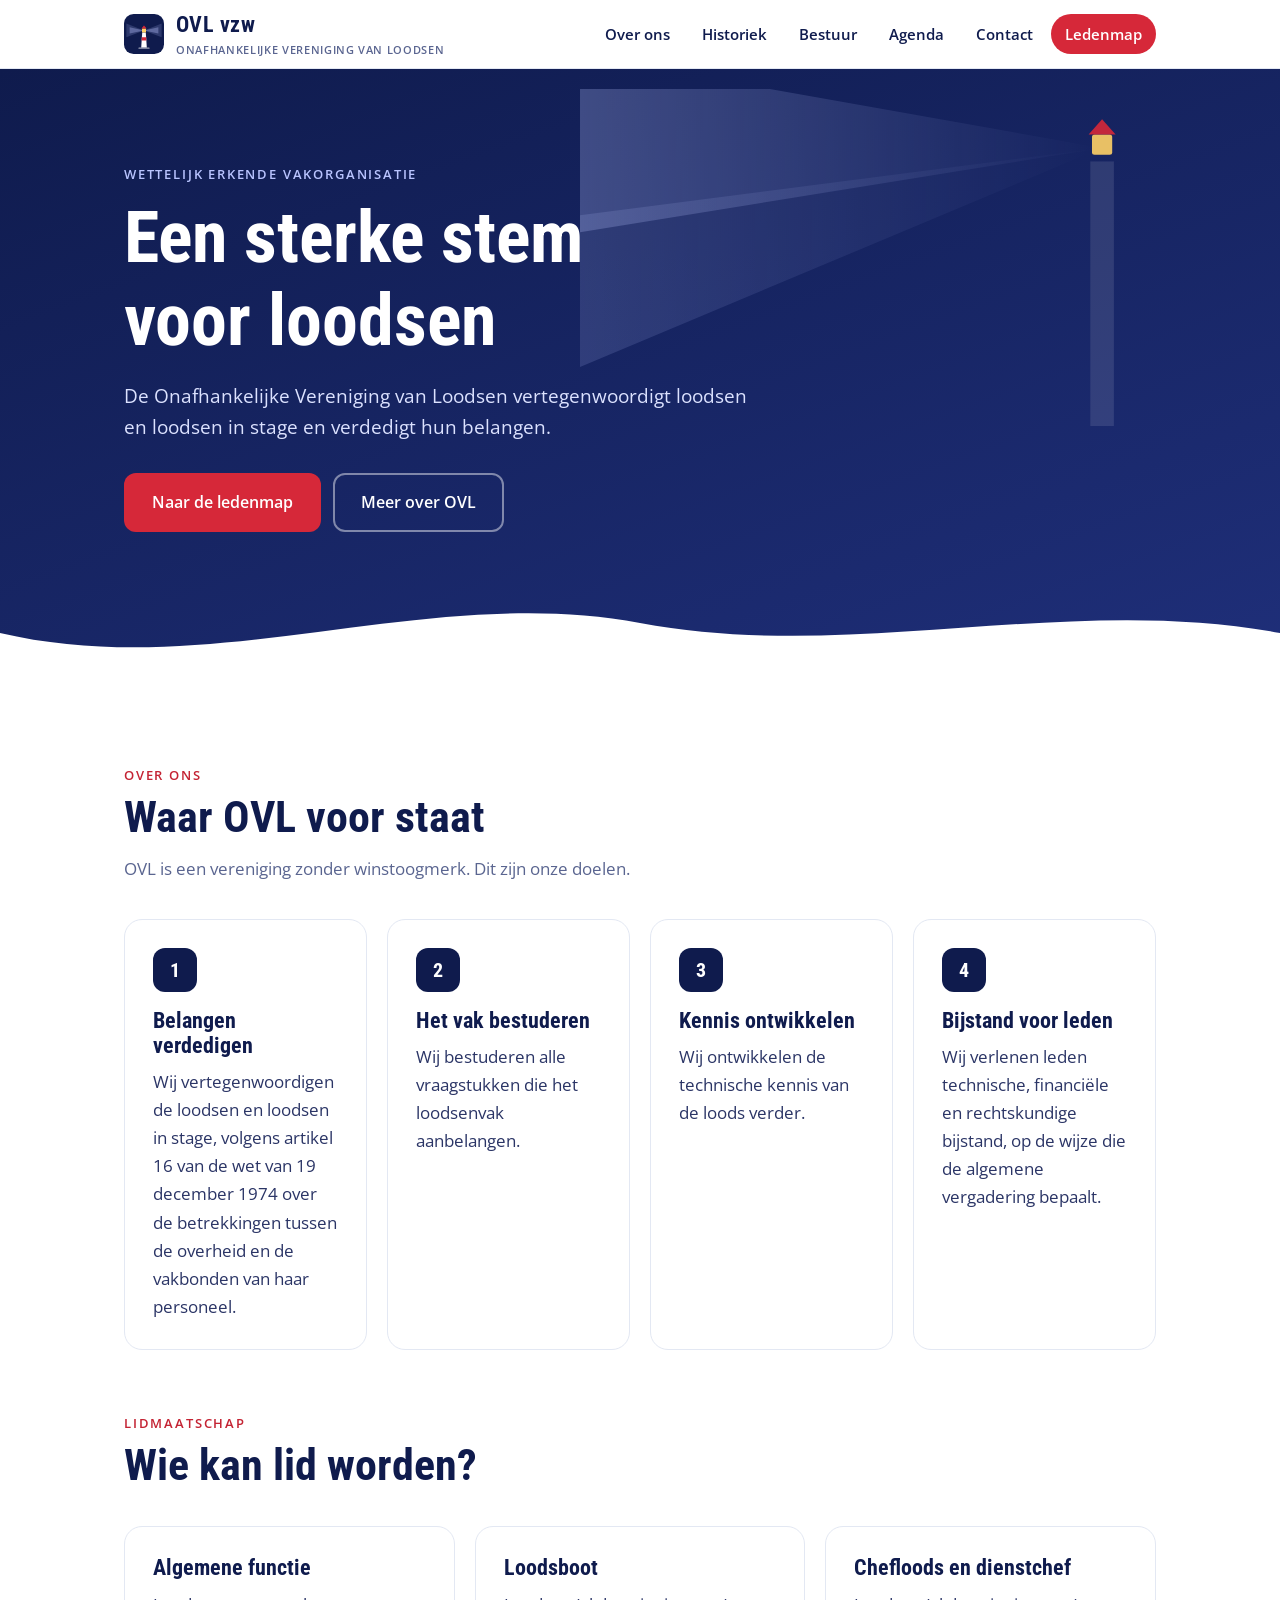
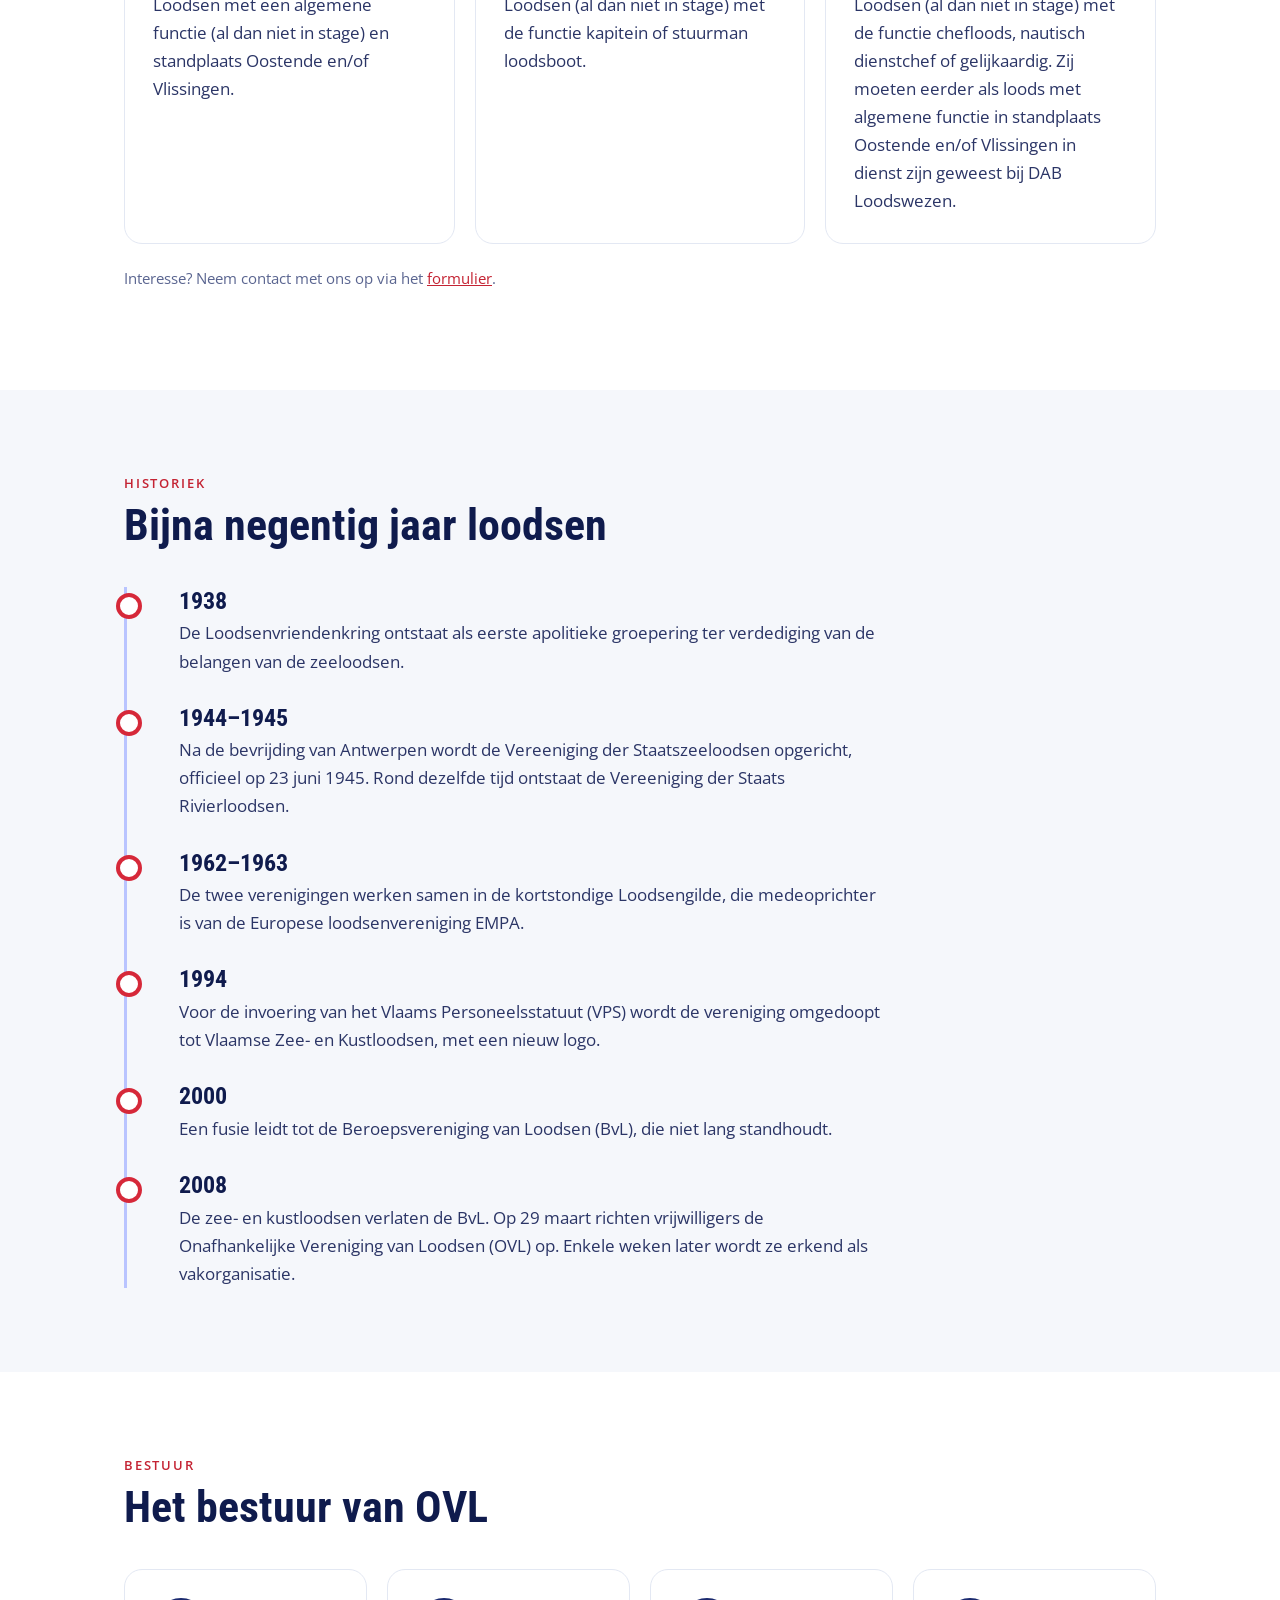
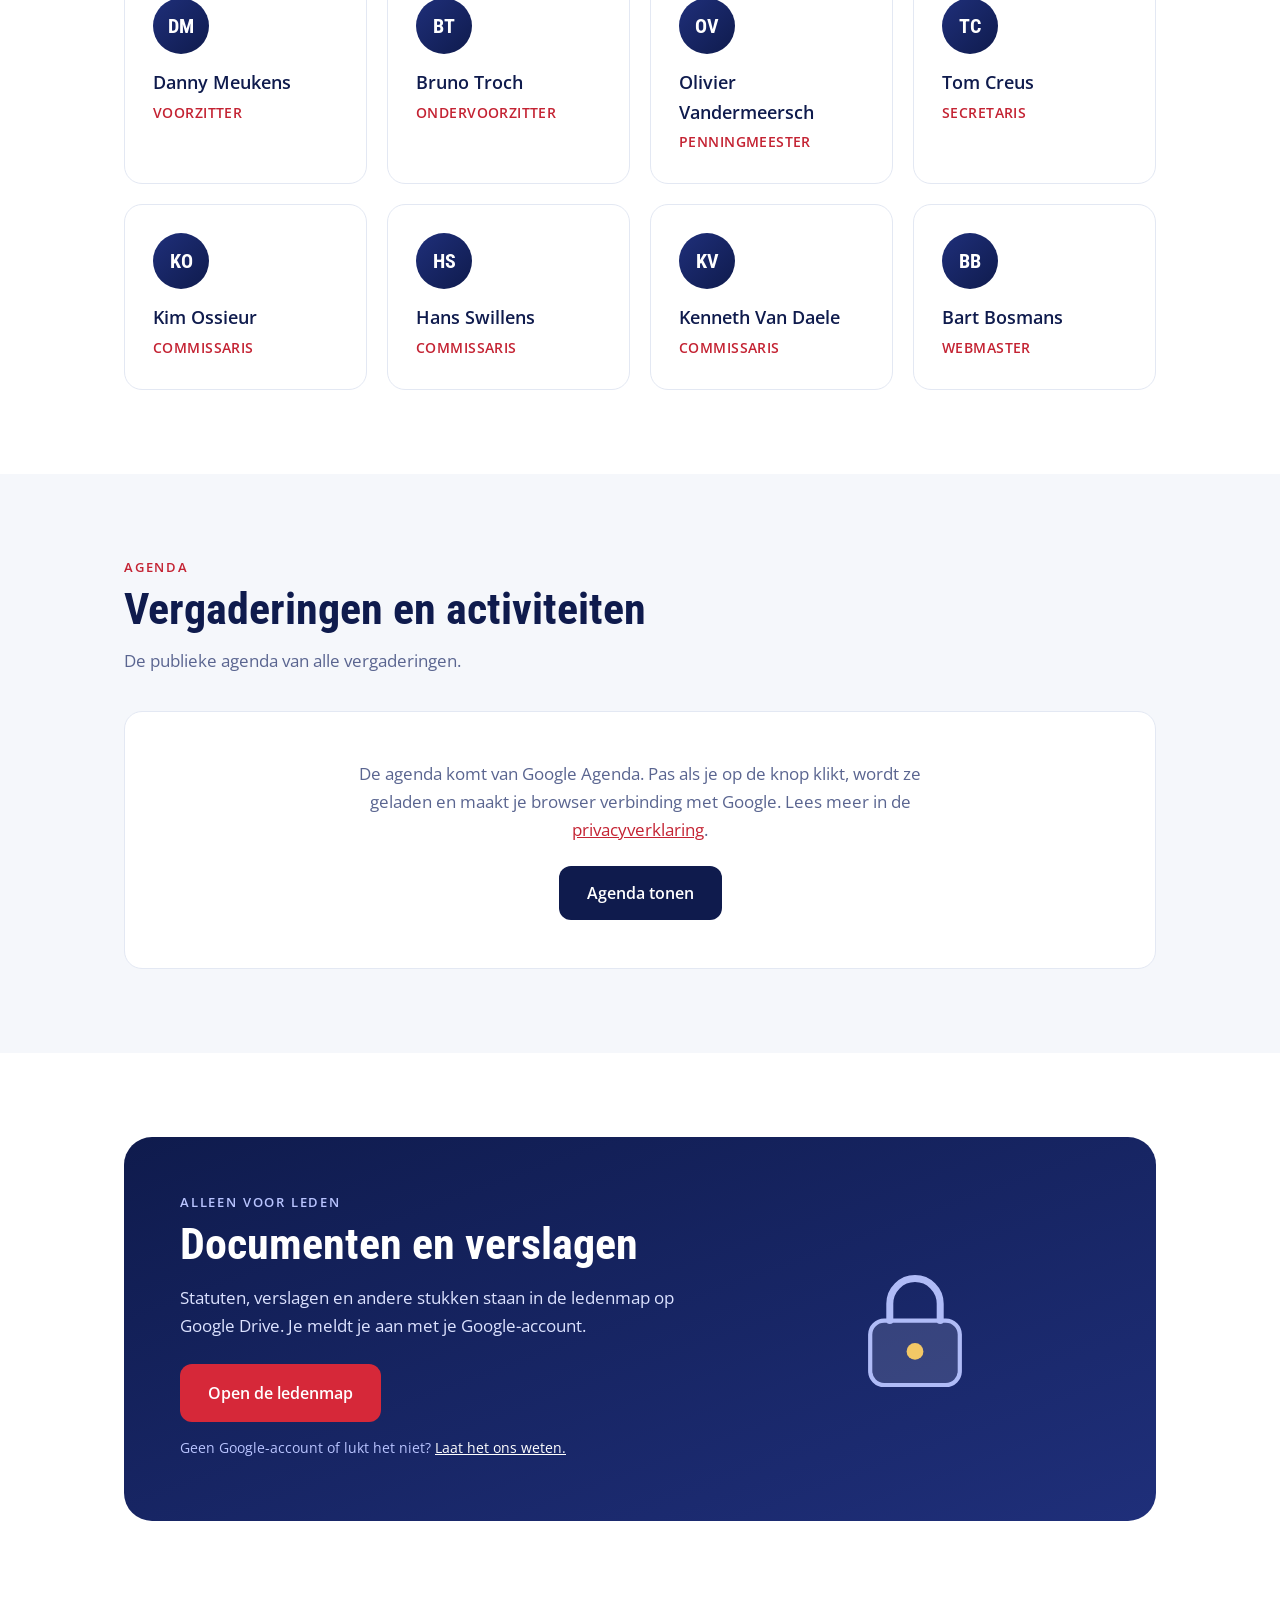
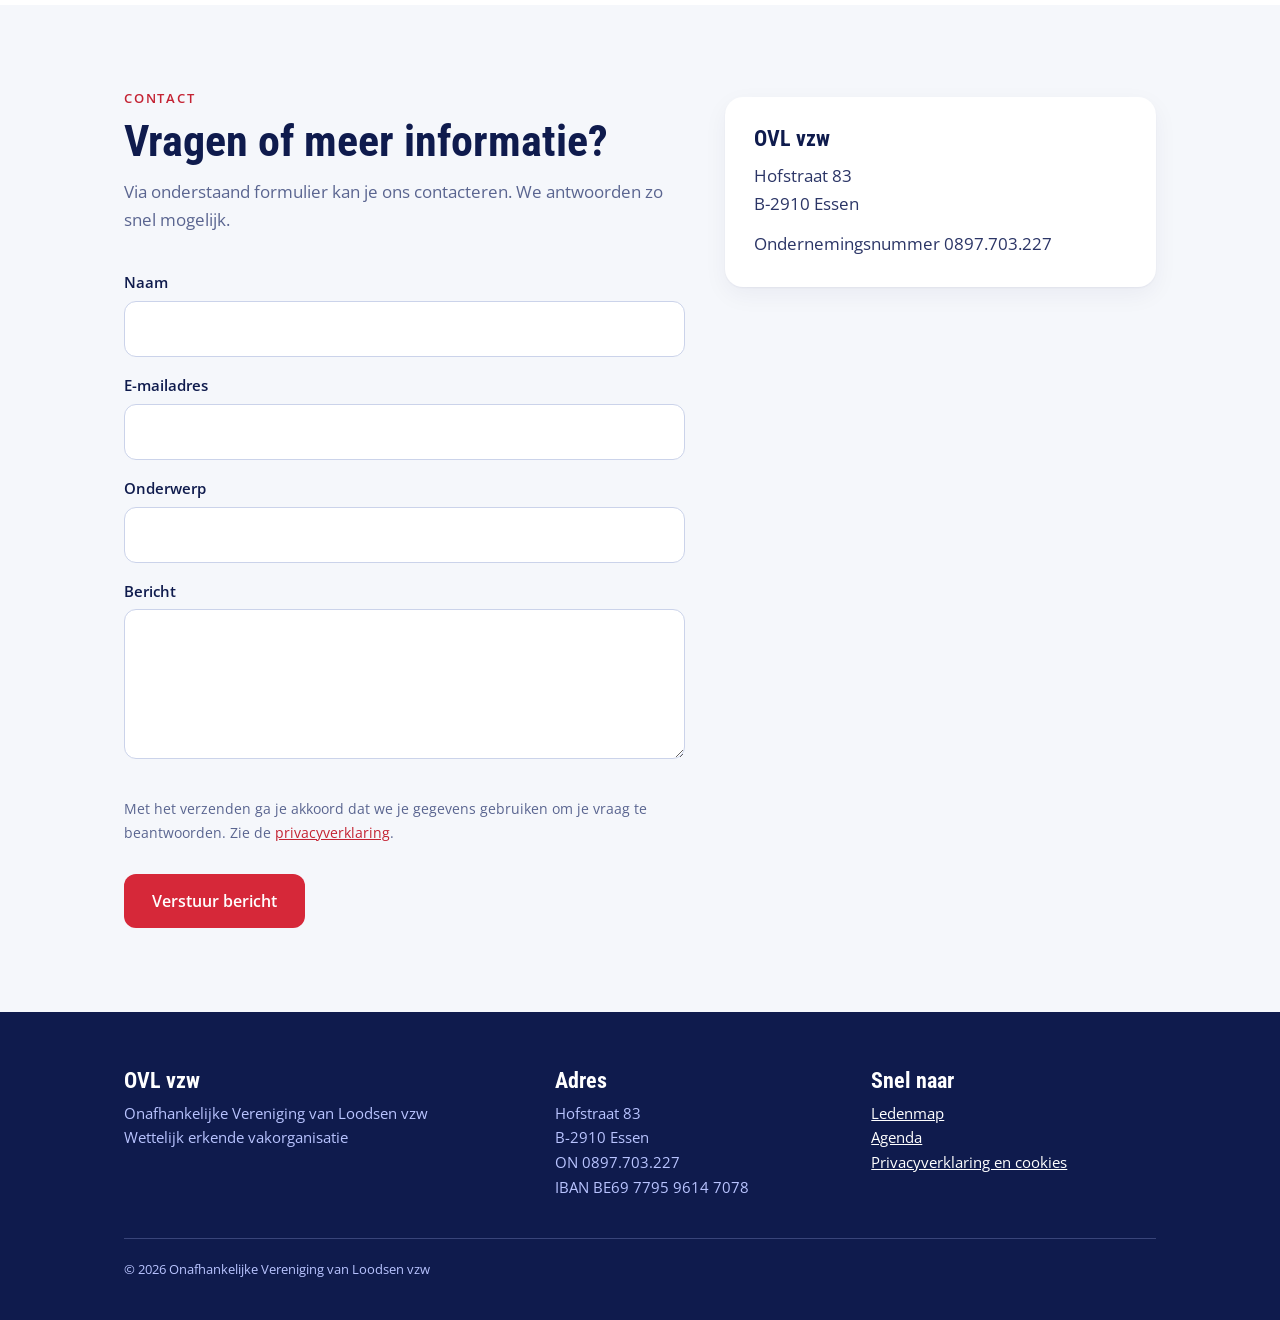
<file: index.html>
<!doctype html>
<html lang="nl">
<head>
<meta charset="utf-8">
<meta name="viewport" content="width=device-width,initial-scale=1">
<title>OVL vzw – Onafhankelijke Vereniging van Loodsen</title>
<meta name="description" content="De Onafhankelijke Vereniging van Loodsen (OVL vzw) is een wettelijk erkende vakorganisatie die loodsen vertegenwoordigt en hun belangen verdedigt.">
<link rel="icon" href="favicon.svg" type="image/svg+xml">
<link rel="preload" href="fonts/roboto-condensed-latin-700-normal.woff2" as="font" type="font/woff2" crossorigin>
<link rel="stylesheet" href="style.css">
<script defer src="https://cloud.umami.is/script.js" data-website-id="df155777-ae4a-4cc0-8487-1abdd465eefc"></script>
</head>
<body>
<a class="skip" href="#main">Naar de inhoud</a>

<header class="top">
 <div class="wrap bar">
  <a class="brand" href="#top"><img src="assets/logo.svg" alt="" width="40" height="40"><span><b>OVL vzw</b><small>Onafhankelijke Vereniging van Loodsen</small></span></a>
  <input type="checkbox" id="menu"><label class="burger" for="menu" aria-label="Menu"><span></span></label>
  <nav aria-label="Hoofdmenu">
   <ul>
    <li><a href="#over">Over ons</a></li>
    <li><a href="#historiek">Historiek</a></li>
    <li><a href="#bestuur">Bestuur</a></li>
    <li><a href="#agenda">Agenda</a></li>
    <li><a href="#contact">Contact</a></li>
    <li><a class="cta" href="#documenten">Ledenmap</a></li>
   </ul>
  </nav>
 </div>
</header>

<main id="main">
<div class="hero" id="top">
 <svg class="beams" viewBox="0 0 760 400" aria-hidden="true"><defs><linearGradient id="b" x1="0" x2="1"><stop offset="0" stop-color="#B9C4FF" stop-opacity=".30"/><stop offset="1" stop-color="#B9C4FF" stop-opacity="0"/></linearGradient></defs><polygon points="620,70 0,-40 0,170" fill="url(#b)"/><polygon points="620,70 0,150 0,330" fill="url(#b)" opacity=".6"/><rect x="606" y="86" width="28" height="320" fill="#fff" opacity=".12"/><rect x="608" y="54" width="24" height="24" rx="3" fill="#FFD166"/><polygon points="604,54 620,36 636,54" fill="#D62839"/></svg>
 <div class="wrap">
  <div class="eyebrow">Wettelijk erkende vakorganisatie</div>
  <h1>Een sterke stem voor loodsen</h1>
  <p>De Onafhankelijke Vereniging van Loodsen vertegenwoordigt loodsen en loodsen in stage en verdedigt hun belangen.</p>
  <div class="btns">
   <a class="btn red" href="#documenten">Naar de ledenmap</a>
   <a class="btn ghost" href="#over">Meer over OVL</a>
  </div>
 </div>
 <svg class="wave" viewBox="0 0 1440 110" preserveAspectRatio="none" aria-hidden="true"><path d="M0,60 C240,110 480,10 720,50 C960,90 1200,20 1440,60 L1440,110 L0,110 Z" fill="#fff"/></svg>
</div>

<section id="over">
 <div class="wrap">
  <div class="sec-head"><div class="eyebrow">Over ons</div><h2>Waar OVL voor staat</h2><p>OVL is een vereniging zonder winstoogmerk. Dit zijn onze doelen.</p></div>
  <div class="grid g4">
   <div class="card"><div class="num">1</div><h3>Belangen verdedigen</h3><p>Wij vertegenwoordigen de loodsen en loodsen in stage, volgens artikel 16 van de wet van 19 december 1974 over de betrekkingen tussen de overheid en de vakbonden van haar personeel.</p></div>
   <div class="card"><div class="num">2</div><h3>Het vak bestuderen</h3><p>Wij bestuderen alle vraagstukken die het loodsenvak aanbelangen.</p></div>
   <div class="card"><div class="num">3</div><h3>Kennis ontwikkelen</h3><p>Wij ontwikkelen de technische kennis van de loods verder.</p></div>
   <div class="card"><div class="num">4</div><h3>Bijstand voor leden</h3><p>Wij verlenen leden technische, financiële en rechtskundige bijstand, op de wijze die de algemene vergadering bepaalt.</p></div>
  </div>

  <div class="sec-head" style="margin-top:64px"><div class="eyebrow">Lidmaatschap</div><h2>Wie kan lid worden?</h2></div>
  <div class="grid g3">
   <div class="card"><h3>Algemene functie</h3><p>Loodsen met een algemene functie (al dan niet in stage) en standplaats Oostende en/of Vlissingen.</p></div>
   <div class="card"><h3>Loodsboot</h3><p>Loodsen (al dan niet in stage) met de functie kapitein of stuurman loodsboot.</p></div>
   <div class="card"><h3>Chefloods en dienstchef</h3><p>Loodsen (al dan niet in stage) met de functie chefloods, nautisch dienstchef of gelijkaardig. Zij moeten eerder als loods met algemene functie in standplaats Oostende en/of Vlissingen in dienst zijn geweest bij DAB Loodswezen.</p></div>
  </div>
  <p class="note">Interesse? Neem contact met ons op via het <a href="#contact">formulier</a>.</p>
 </div>
</section>

<section id="historiek" class="alt">
 <div class="wrap">
  <div class="sec-head"><div class="eyebrow">Historiek</div><h2>Bijna negentig jaar loodsen</h2></div>
  <ul class="tl">
   <li><b>1938</b>De Loodsenvriendenkring ontstaat als eerste apolitieke groepering ter verdediging van de belangen van de zeeloodsen.</li>
   <li><b>1944–1945</b>Na de bevrijding van Antwerpen wordt de Vereeniging der Staatszeeloodsen opgericht, officieel op 23 juni 1945. Rond dezelfde tijd ontstaat de Vereeniging der Staats Rivierloodsen.</li>
   <li><b>1962–1963</b>De twee verenigingen werken samen in de kortstondige Loodsengilde, die medeoprichter is van de Europese loodsenvereniging EMPA.</li>
   <li><b>1994</b>Voor de invoering van het Vlaams Personeelsstatuut (VPS) wordt de vereniging omgedoopt tot Vlaamse Zee- en Kustloodsen, met een nieuw logo.</li>
   <li><b>2000</b>Een fusie leidt tot de Beroepsvereniging van Loodsen (BvL), die niet lang standhoudt.</li>
   <li><b>2008</b>De zee- en kustloodsen verlaten de BvL. Op 29 maart richten vrijwilligers de Onafhankelijke Vereniging van Loodsen (OVL) op. Enkele weken later wordt ze erkend als vakorganisatie.</li>
  </ul>
 </div>
</section>

<section id="bestuur">
 <div class="wrap">
  <div class="sec-head"><div class="eyebrow">Bestuur</div><h2>Het bestuur van OVL</h2></div>
  <div class="grid g4">
   <div class="card person"><div class="av">DM</div><b>Danny Meukens</b><span>Voorzitter</span></div>
   <div class="card person"><div class="av">BT</div><b>Bruno Troch</b><span>Ondervoorzitter</span></div>
   <div class="card person"><div class="av">OV</div><b>Olivier Vandermeersch</b><span>Penningmeester</span></div>
   <div class="card person"><div class="av">TC</div><b>Tom Creus</b><span>Secretaris</span></div>
   <div class="card person"><div class="av">KO</div><b>Kim Ossieur</b><span>Commissaris</span></div>
   <div class="card person"><div class="av">HS</div><b>Hans Swillens</b><span>Commissaris</span></div>
   <div class="card person"><div class="av">KV</div><b>Kenneth Van Daele</b><span>Commissaris</span></div>
   <div class="card person"><div class="av">BB</div><b>Bart Bosmans</b><span>Webmaster</span></div>
  </div>
 </div>
</section>

<section id="agenda" class="alt">
 <div class="wrap">
  <div class="sec-head"><div class="eyebrow">Agenda</div><h2>Vergaderingen en activiteiten</h2><p>De publieke agenda van alle vergaderingen.</p></div>
  <div class="agenda" id="agendabox">
   <div class="ask">
    <p>De agenda komt van Google Agenda. Pas als je op de knop klikt, wordt ze geladen en maakt je browser verbinding met Google. Lees meer in de <a href="privacy.html">privacyverklaring</a>.</p>
    <button class="btn navy" id="loadcal" type="button">Agenda tonen</button>
   </div>
  </div>
 </div>
</section>

<section id="documenten">
 <div class="wrap">
  <div class="docs">
   <div>
    <div class="eyebrow">Alleen voor leden</div>
    <h2>Documenten en verslagen</h2>
    <p>Statuten, verslagen en andere stukken staan in de ledenmap op Google Drive. Je meldt je aan met je Google-account.</p>
    <div class="btns" style="margin-top:24px"><a class="btn red" href="https://drive.google.com/drive/folders/0AGNvuDXpQ2uSUk9PVA" target="_blank" rel="noopener">Open de ledenmap</a></div>
    <p class="small">Geen Google-account of lukt het niet? <a href="#contact">Laat het ons weten.</a></p>
   </div>
   <svg class="lock" viewBox="0 0 100 100" aria-hidden="true"><rect x="18" y="44" width="64" height="46" rx="10" fill="#fff" fill-opacity=".14" stroke="#B9C4FF" stroke-width="3"/><path d="M32 44V32a18 18 0 0 1 36 0v12" fill="none" stroke="#B9C4FF" stroke-width="5" stroke-linecap="round"/><circle cx="50" cy="66" r="6" fill="#FFD166"/></svg>
  </div>
 </div>
</section>

<section id="contact" class="alt">
 <div class="wrap contact-grid">
  <div>
   <div class="sec-head"><div class="eyebrow">Contact</div><h2>Vragen of meer informatie?</h2><p>Via onderstaand formulier kan je ons contacteren. We antwoorden zo snel mogelijk.</p></div>
   <form id="cf" novalidate>
    <div><label for="naam">Naam</label><input id="naam" name="naam" required autocomplete="name"></div>
    <div><label for="email">E-mailadres</label><input id="email" name="email" type="email" required autocomplete="email"></div>
    <div><label for="onderwerp">Onderwerp</label><input id="onderwerp" name="onderwerp" required></div>
    <div><label for="bericht">Bericht</label><textarea id="bericht" name="bericht" required></textarea></div>
    <div class="hp"><label>Website<input name="website" tabindex="-1" autocomplete="off"></label></div>
    <p class="check">Met het verzenden ga je akkoord dat we je gegevens gebruiken om je vraag te beantwoorden. Zie de <a href="privacy.html">privacyverklaring</a>.</p>
    <div><button class="btn red" type="submit">Verstuur bericht</button></div>
    <div id="msg" role="status">Bedankt voor je bericht. We nemen zo snel mogelijk contact met je op.</div>
   </form>
  </div>
  <div class="card" style="margin-top:8px">
   <h3>OVL vzw</h3>
   <p>Hofstraat 83<br>B-2910 Essen</p>
   <p style="margin-top:12px">Ondernemingsnummer 0897.703.227</p>
  </div>
 </div>
</section>
</main>

<footer>
 <div class="wrap">
  <div class="cols">
   <div><b>OVL vzw</b><p>Onafhankelijke Vereniging van Loodsen vzw<br>Wettelijk erkende vakorganisatie</p></div>
   <div><b>Adres</b><p>Hofstraat 83<br>B-2910 Essen<br>ON 0897.703.227<br>IBAN BE69 7795 9614 7078</p></div>
   <div><b>Snel naar</b><p><a href="#documenten">Ledenmap</a><br><a href="#agenda">Agenda</a><br><a href="privacy.html">Privacyverklaring en cookies</a></p></div>
  </div>
  <div class="legal">© <span id="yr">2026</span> Onafhankelijke Vereniging van Loodsen vzw</div>
 </div>
</footer>

<script>
document.getElementById('yr').textContent=new Date().getFullYear();
document.querySelectorAll('nav a').forEach(function(a){a.addEventListener('click',function(){document.getElementById('menu').checked=false})});

// Agenda pas laden na klik (geen Google-verbinding vooraf)
document.getElementById('loadcal').addEventListener('click',function(){
  var f=document.createElement('iframe');
  f.title='Agenda OVL';
  f.src='https://calendar.google.com/calendar/embed?src=c_1978f5b5b63d9c11b19a0306d193d3866b89aa121413bb2d14e2224016f2f5b3%40group.calendar.google.com&ctz=Europe%2FBrussels&hl=nl&mode=AGENDA&showTitle=0&showPrint=0&showTz=0&showCalendars=0&color=%23c2c2c2';
  var box=document.getElementById('agendabox');box.innerHTML='';box.appendChild(f);
});

// Contactformulier -> Apps Script
var ENDPOINT='https://script.google.com/a/macros/ovlvzw.be/s/AKfycbzdxLU2rDVkvyhBrzzGFBBbWQ0akeowIGTbfVIjCTiY1Mc7Fsr2c32e6OL9egd76z66qQ/exec';
document.getElementById('cf').addEventListener('submit',function(e){
  e.preventDefault();
  var form=e.target;
  if(!form.checkValidity()){form.reportValidity();return}
  var btn=form.querySelector('button');btn.disabled=true;
  fetch(ENDPOINT,{method:'POST',mode:'no-cors',body:new URLSearchParams(new FormData(form))})
   .finally(function(){form.reset();btn.disabled=false;document.getElementById('msg').style.display='block'});
});
</script>
</body>
</html>
</file>
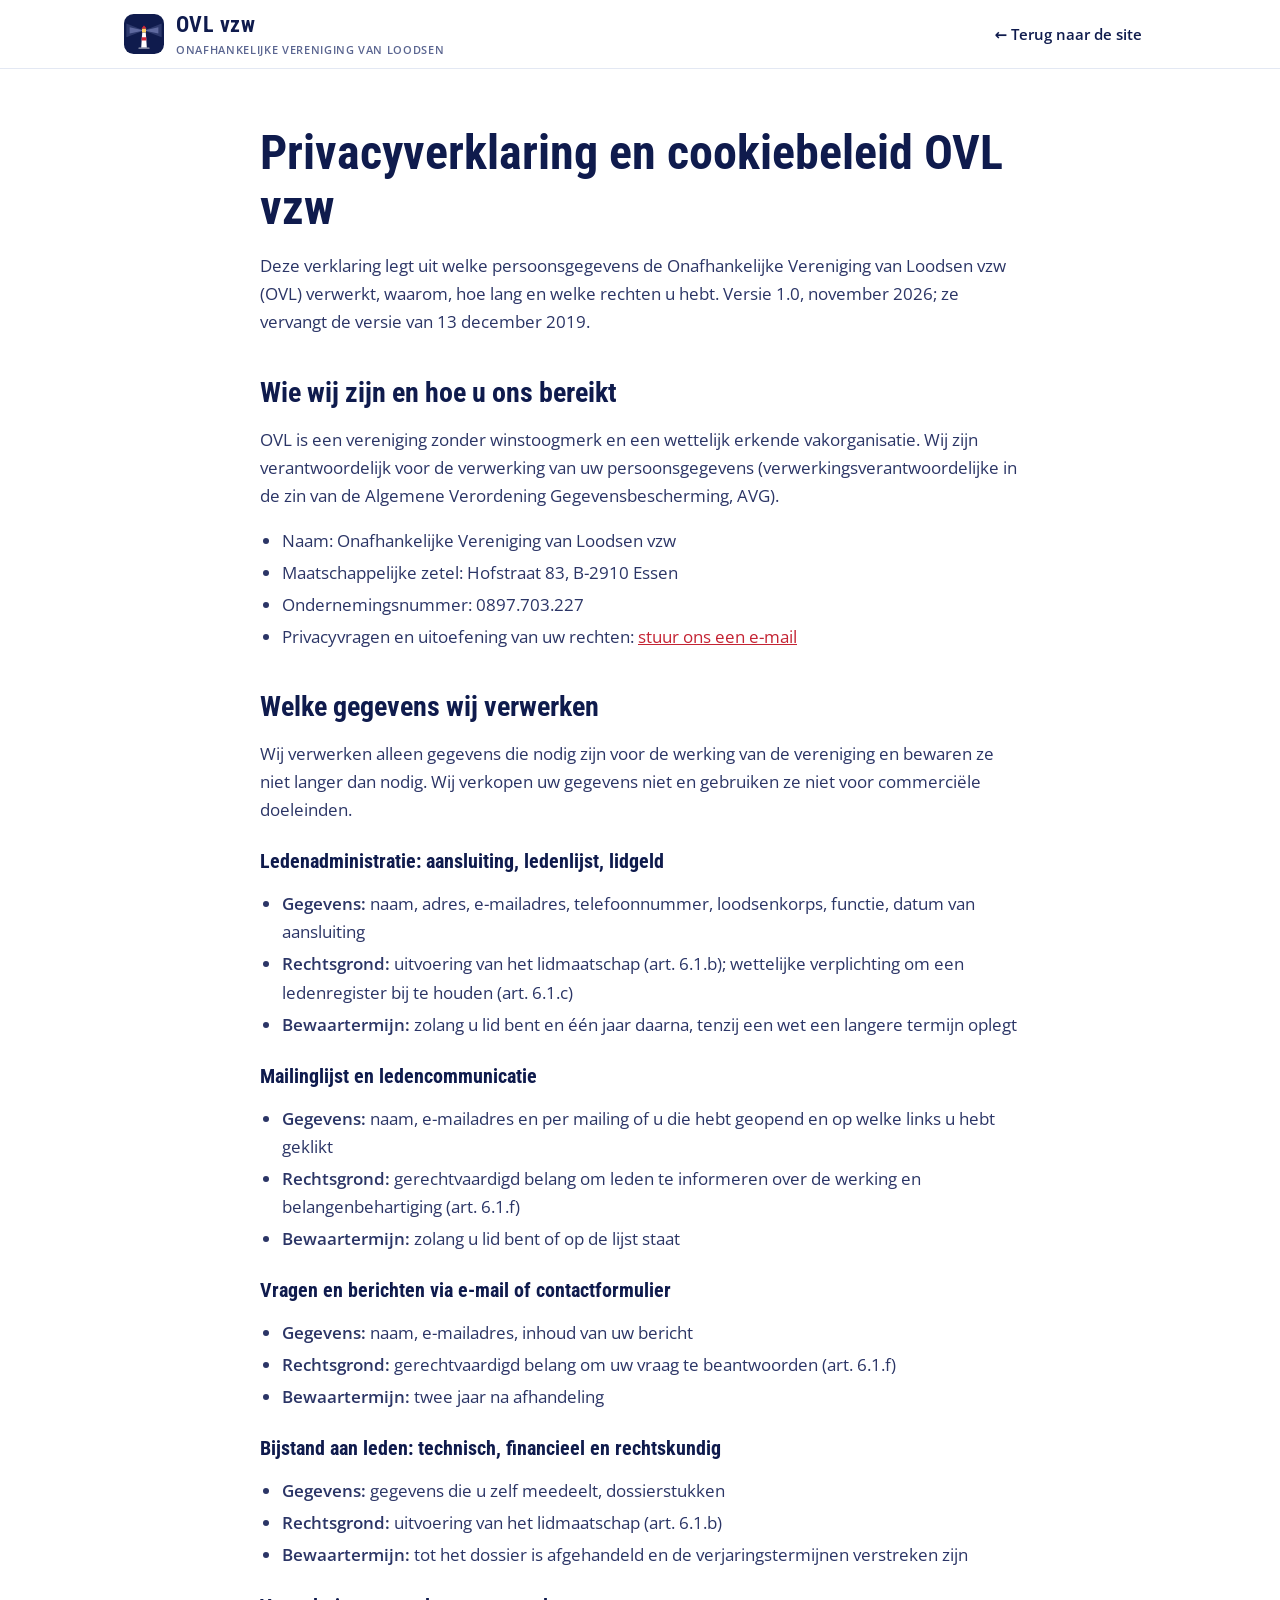
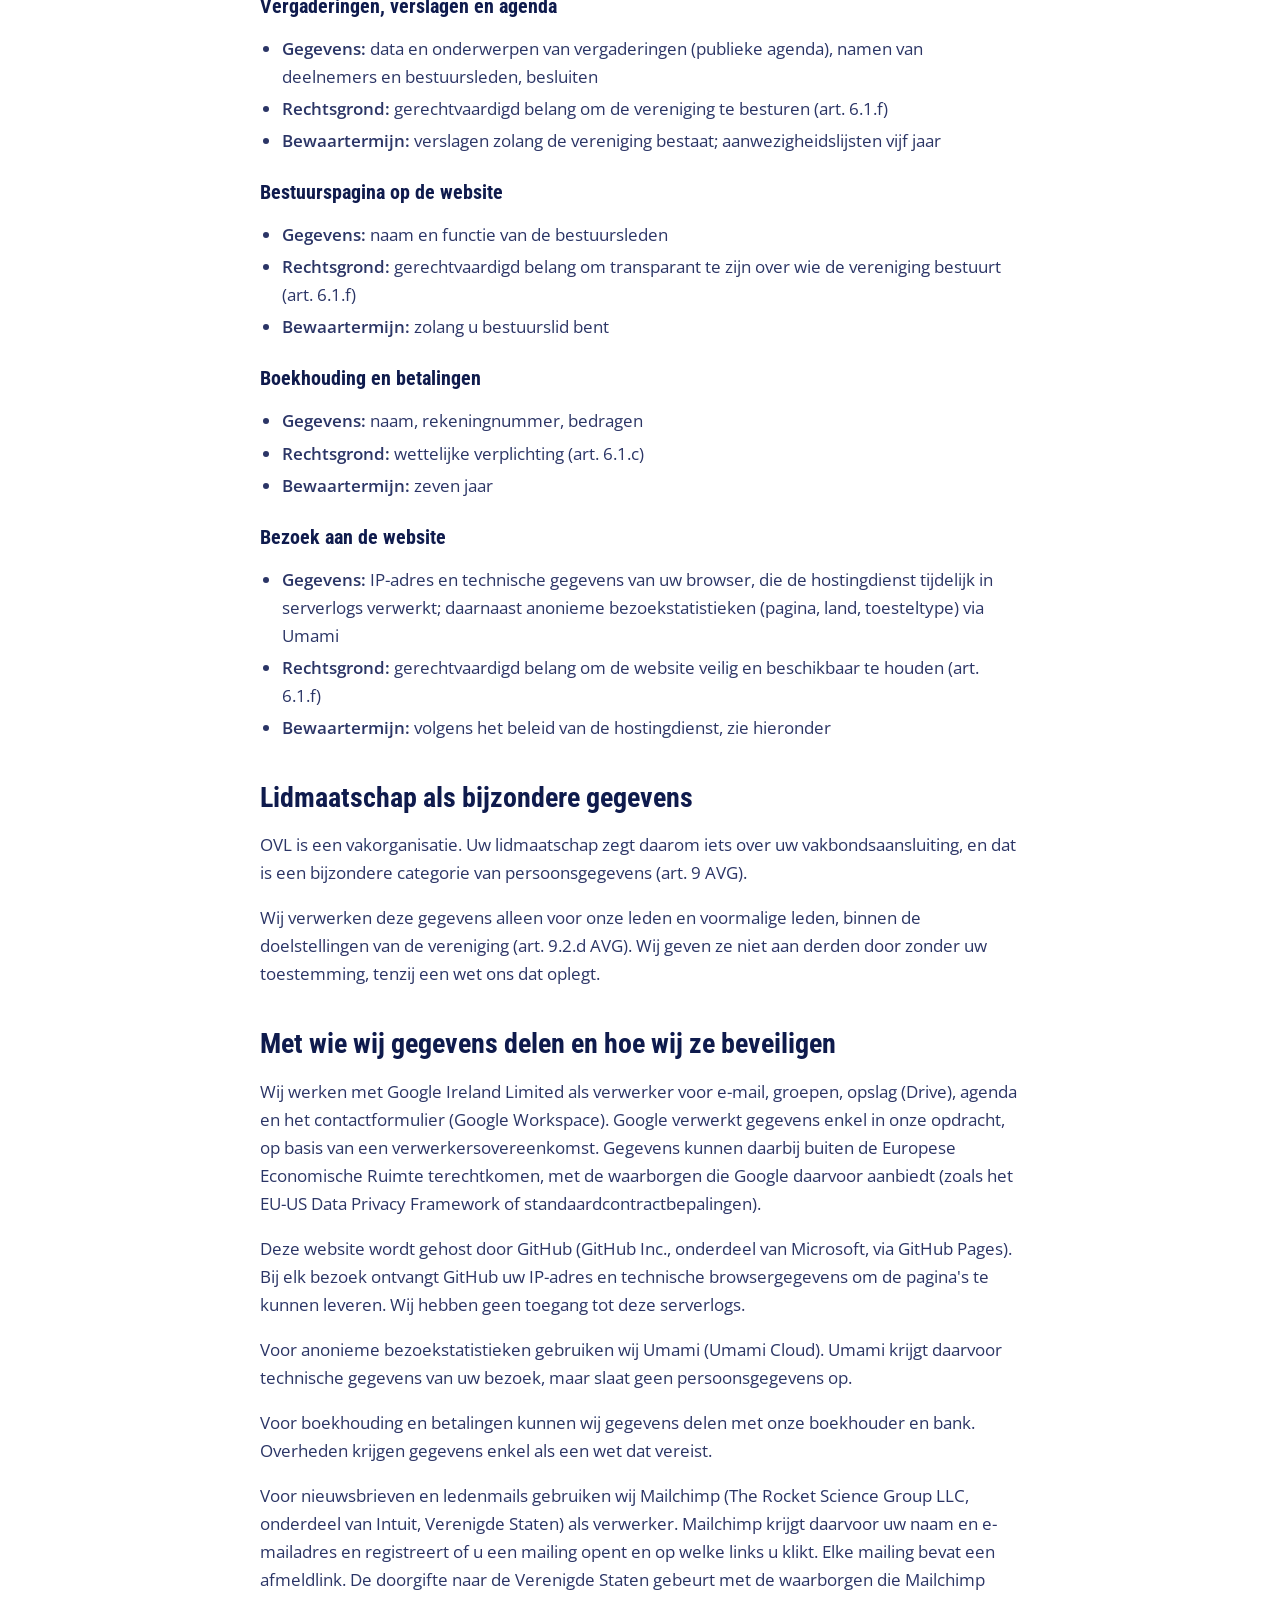
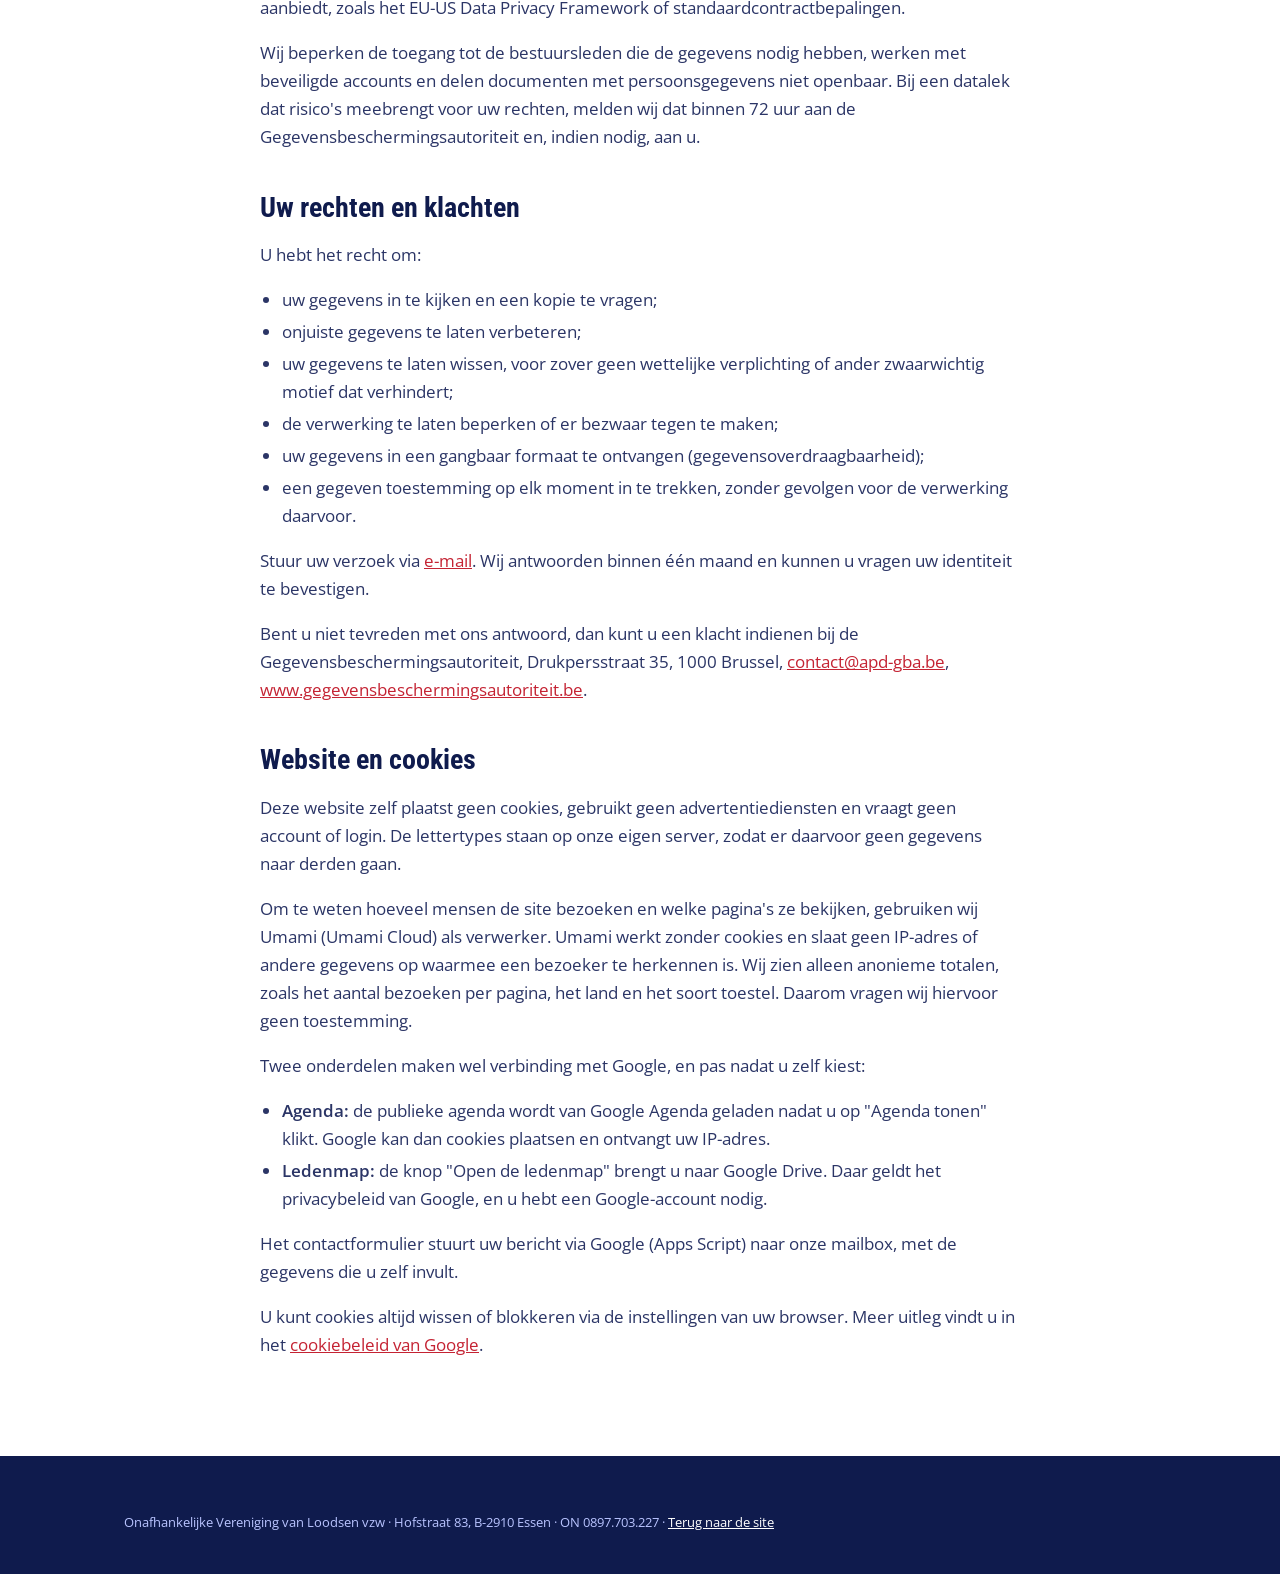
<file: privacy.html>
<!doctype html>
<html lang="nl">
<head>
<meta charset="utf-8">
<meta name="viewport" content="width=device-width,initial-scale=1">
<title>Privacyverklaring en cookiebeleid – OVL vzw</title>
<meta name="robots" content="noindex,follow">
<link rel="icon" href="favicon.svg" type="image/svg+xml">
<link rel="stylesheet" href="style.css">
<script defer src="https://cloud.umami.is/script.js" data-website-id="df155777-ae4a-4cc0-8487-1abdd465eefc"></script>
</head>
<body>
<header class="top"><div class="wrap bar">
 <a class="brand" href="index.html"><img src="assets/logo.svg" alt="" width="40" height="40"><span><b>OVL vzw</b><small>Onafhankelijke Vereniging van Loodsen</small></span></a>
 <nav style="display:block"><ul><li><a href="index.html">← Terug naar de site</a></li></ul></nav>
</div></header>

<main class="wrap prose">
<h1>Privacyverklaring en cookiebeleid OVL vzw</h1>
<p>Deze verklaring legt uit welke persoonsgegevens de Onafhankelijke Vereniging van Loodsen vzw (OVL) verwerkt, waarom, hoe lang en welke rechten u hebt. Versie 1.0, november 2026; ze vervangt de versie van 13 december 2019.</p>

<h2>Wie wij zijn en hoe u ons bereikt</h2>
<p>OVL is een vereniging zonder winstoogmerk en een wettelijk erkende vakorganisatie. Wij zijn verantwoordelijk voor de verwerking van uw persoonsgegevens (verwerkingsverantwoordelijke in de zin van de Algemene Verordening Gegevensbescherming, AVG).</p>
<ul>
<li>Naam: Onafhankelijke Vereniging van Loodsen vzw</li>
<li>Maatschappelijke zetel: Hofstraat 83, B-2910 Essen</li>
<li>Ondernemingsnummer: 0897.703.227</li>
<li>Privacyvragen en uitoefening van uw rechten: <a href="#" class="mail">stuur ons een e-mail</a></li>
</ul>

<h2>Welke gegevens wij verwerken</h2>
<p>Wij verwerken alleen gegevens die nodig zijn voor de werking van de vereniging en bewaren ze niet langer dan nodig. Wij verkopen uw gegevens niet en gebruiken ze niet voor commerciële doeleinden.</p>

<h3>Ledenadministratie: aansluiting, ledenlijst, lidgeld</h3>
<ul>
<li><strong>Gegevens:</strong> naam, adres, e-mailadres, telefoonnummer, loodsenkorps, functie, datum van aansluiting</li>
<li><strong>Rechtsgrond:</strong> uitvoering van het lidmaatschap (art. 6.1.b); wettelijke verplichting om een ledenregister bij te houden (art. 6.1.c)</li>
<li><strong>Bewaartermijn:</strong> zolang u lid bent en één jaar daarna, tenzij een wet een langere termijn oplegt</li>
</ul>

<h3>Mailinglijst en ledencommunicatie</h3>
<ul>
<li><strong>Gegevens:</strong> naam, e-mailadres en per mailing of u die hebt geopend en op welke links u hebt geklikt</li>
<li><strong>Rechtsgrond:</strong> gerechtvaardigd belang om leden te informeren over de werking en belangenbehartiging (art. 6.1.f)</li>
<li><strong>Bewaartermijn:</strong> zolang u lid bent of op de lijst staat</li>
</ul>

<h3>Vragen en berichten via e-mail of contactformulier</h3>
<ul>
<li><strong>Gegevens:</strong> naam, e-mailadres, inhoud van uw bericht</li>
<li><strong>Rechtsgrond:</strong> gerechtvaardigd belang om uw vraag te beantwoorden (art. 6.1.f)</li>
<li><strong>Bewaartermijn:</strong> twee jaar na afhandeling</li>
</ul>

<h3>Bijstand aan leden: technisch, financieel en rechtskundig</h3>
<ul>
<li><strong>Gegevens:</strong> gegevens die u zelf meedeelt, dossierstukken</li>
<li><strong>Rechtsgrond:</strong> uitvoering van het lidmaatschap (art. 6.1.b)</li>
<li><strong>Bewaartermijn:</strong> tot het dossier is afgehandeld en de verjaringstermijnen verstreken zijn</li>
</ul>

<h3>Vergaderingen, verslagen en agenda</h3>
<ul>
<li><strong>Gegevens:</strong> data en onderwerpen van vergaderingen (publieke agenda), namen van deelnemers en bestuursleden, besluiten</li>
<li><strong>Rechtsgrond:</strong> gerechtvaardigd belang om de vereniging te besturen (art. 6.1.f)</li>
<li><strong>Bewaartermijn:</strong> verslagen zolang de vereniging bestaat; aanwezigheidslijsten vijf jaar</li>
</ul>

<h3>Bestuurspagina op de website</h3>
<ul>
<li><strong>Gegevens:</strong> naam en functie van de bestuursleden</li>
<li><strong>Rechtsgrond:</strong> gerechtvaardigd belang om transparant te zijn over wie de vereniging bestuurt (art. 6.1.f)</li>
<li><strong>Bewaartermijn:</strong> zolang u bestuurslid bent</li>
</ul>

<h3>Boekhouding en betalingen</h3>
<ul>
<li><strong>Gegevens:</strong> naam, rekeningnummer, bedragen</li>
<li><strong>Rechtsgrond:</strong> wettelijke verplichting (art. 6.1.c)</li>
<li><strong>Bewaartermijn:</strong> zeven jaar</li>
</ul>

<h3>Bezoek aan de website</h3>
<ul>
<li><strong>Gegevens:</strong> IP-adres en technische gegevens van uw browser, die de hostingdienst tijdelijk in serverlogs verwerkt; daarnaast anonieme bezoekstatistieken (pagina, land, toesteltype) via Umami</li>
<li><strong>Rechtsgrond:</strong> gerechtvaardigd belang om de website veilig en beschikbaar te houden (art. 6.1.f)</li>
<li><strong>Bewaartermijn:</strong> volgens het beleid van de hostingdienst, zie hieronder</li>
</ul>

<h2>Lidmaatschap als bijzondere gegevens</h2>
<p>OVL is een vakorganisatie. Uw lidmaatschap zegt daarom iets over uw vakbondsaansluiting, en dat is een bijzondere categorie van persoonsgegevens (art. 9 AVG).</p>
<p>Wij verwerken deze gegevens alleen voor onze leden en voormalige leden, binnen de doelstellingen van de vereniging (art. 9.2.d AVG). Wij geven ze niet aan derden door zonder uw toestemming, tenzij een wet ons dat oplegt.</p>

<h2>Met wie wij gegevens delen en hoe wij ze beveiligen</h2>
<p>Wij werken met Google Ireland Limited als verwerker voor e-mail, groepen, opslag (Drive), agenda en het contactformulier (Google Workspace). Google verwerkt gegevens enkel in onze opdracht, op basis van een verwerkersovereenkomst. Gegevens kunnen daarbij buiten de Europese Economische Ruimte terechtkomen, met de waarborgen die Google daarvoor aanbiedt (zoals het EU-US Data Privacy Framework of standaardcontractbepalingen).</p>
<p>Deze website wordt gehost door GitHub (GitHub Inc., onderdeel van Microsoft, via GitHub Pages). Bij elk bezoek ontvangt GitHub uw IP-adres en technische browsergegevens om de pagina's te kunnen leveren. Wij hebben geen toegang tot deze serverlogs.</p>
<p>Voor anonieme bezoekstatistieken gebruiken wij Umami (Umami Cloud). Umami krijgt daarvoor technische gegevens van uw bezoek, maar slaat geen persoonsgegevens op.</p>
<p>Voor boekhouding en betalingen kunnen wij gegevens delen met onze boekhouder en bank. Overheden krijgen gegevens enkel als een wet dat vereist.</p>
<p>Voor nieuwsbrieven en ledenmails gebruiken wij Mailchimp (The Rocket Science Group LLC, onderdeel van Intuit, Verenigde Staten) als verwerker. Mailchimp krijgt daarvoor uw naam en e-mailadres en registreert of u een mailing opent en op welke links u klikt. Elke mailing bevat een afmeldlink. De doorgifte naar de Verenigde Staten gebeurt met de waarborgen die Mailchimp aanbiedt, zoals het EU-US Data Privacy Framework of standaardcontractbepalingen.</p>
<p>Wij beperken de toegang tot de bestuursleden die de gegevens nodig hebben, werken met beveiligde accounts en delen documenten met persoonsgegevens niet openbaar. Bij een datalek dat risico's meebrengt voor uw rechten, melden wij dat binnen 72 uur aan de Gegevensbeschermingsautoriteit en, indien nodig, aan u.</p>

<h2>Uw rechten en klachten</h2>
<p>U hebt het recht om:</p>
<ul>
<li>uw gegevens in te kijken en een kopie te vragen;</li>
<li>onjuiste gegevens te laten verbeteren;</li>
<li>uw gegevens te laten wissen, voor zover geen wettelijke verplichting of ander zwaarwichtig motief dat verhindert;</li>
<li>de verwerking te laten beperken of er bezwaar tegen te maken;</li>
<li>uw gegevens in een gangbaar formaat te ontvangen (gegevensoverdraagbaarheid);</li>
<li>een gegeven toestemming op elk moment in te trekken, zonder gevolgen voor de verwerking daarvoor.</li>
</ul>
<p>Stuur uw verzoek via <a href="#" class="mail">e-mail</a>. Wij antwoorden binnen één maand en kunnen u vragen uw identiteit te bevestigen.</p>
<p>Bent u niet tevreden met ons antwoord, dan kunt u een klacht indienen bij de Gegevensbeschermingsautoriteit, Drukpersstraat 35, 1000 Brussel, <a href="mailto:contact@apd-gba.be">contact@apd-gba.be</a>, <a href="https://www.gegevensbeschermingsautoriteit.be">www.gegevensbeschermingsautoriteit.be</a>.</p>

<h2>Website en cookies</h2>
<p>Deze website zelf plaatst geen cookies, gebruikt geen advertentiediensten en vraagt geen account of login. De lettertypes staan op onze eigen server, zodat er daarvoor geen gegevens naar derden gaan.</p>
<p>Om te weten hoeveel mensen de site bezoeken en welke pagina's ze bekijken, gebruiken wij Umami (Umami Cloud) als verwerker. Umami werkt zonder cookies en slaat geen IP-adres of andere gegevens op waarmee een bezoeker te herkennen is. Wij zien alleen anonieme totalen, zoals het aantal bezoeken per pagina, het land en het soort toestel. Daarom vragen wij hiervoor geen toestemming.</p>
<p>Twee onderdelen maken wel verbinding met Google, en pas nadat u zelf kiest:</p>
<ul>
<li><strong>Agenda:</strong> de publieke agenda wordt van Google Agenda geladen nadat u op "Agenda tonen" klikt. Google kan dan cookies plaatsen en ontvangt uw IP-adres.</li>
<li><strong>Ledenmap:</strong> de knop "Open de ledenmap" brengt u naar Google Drive. Daar geldt het privacybeleid van Google, en u hebt een Google-account nodig.</li>
</ul>
<p>Het contactformulier stuurt uw bericht via Google (Apps Script) naar onze mailbox, met de gegevens die u zelf invult.</p>
<p>U kunt cookies altijd wissen of blokkeren via de instellingen van uw browser. Meer uitleg vindt u in het <a href="https://policies.google.com/technologies/cookies">cookiebeleid van Google</a>.</p>
</main>

<footer><div class="wrap">
 <div class="legal" style="margin-top:0;border:0;padding:0">Onafhankelijke Vereniging van Loodsen vzw · Hofstraat 83, B-2910 Essen · ON 0897.703.227 · <a href="index.html">Terug naar de site</a></div>
</div></footer>
<script>
// e-mailadres opbouwen in JS (tegen scrapers)
var a=['info','ovlvzw.be'].join('@');
document.querySelectorAll('a.mail').forEach(function(l){l.href='mailto:'+a});
</script>
</body>
</html>
</file>
<file: style.css>
@font-face{font-family:"Open Sans";font-weight:400;font-display:swap;src:url(fonts/open-sans-latin-400-normal.woff2) format("woff2")}
@font-face{font-family:"Open Sans";font-weight:600;font-display:swap;src:url(fonts/open-sans-latin-600-normal.woff2) format("woff2")}
@font-face{font-family:"Roboto Condensed";font-weight:700;font-display:swap;src:url(fonts/roboto-condensed-latin-700-normal.woff2) format("woff2")}
:root{--navy:#0F1B4D;--navy2:#1F2F7A;--sky:#B9C4FF;--red:#D62839;--redtxt:#C42333;--lamp:#FFD166;--bg:#F5F7FB;--ink:#2B3566;--muted:#5A6590;--line:#E3E8F3;--r:18px}
*{box-sizing:border-box}
html{scroll-behavior:smooth;scroll-padding-top:84px}
body{margin:0;font:17px/1.65 "Open Sans",system-ui,sans-serif;color:var(--ink);background:#fff;-webkit-font-smoothing:antialiased}
h1,h2,h3{font-family:"Roboto Condensed","Arial Narrow",sans-serif;font-weight:700;color:var(--navy);line-height:1.15;margin:0}
a{color:var(--redtxt)}
img,svg{max-width:100%}
.wrap{max-width:1080px;margin:0 auto;padding:0 24px}
.skip{position:absolute;left:-999px}.skip:focus{left:12px;top:12px;background:#fff;padding:8px 12px;z-index:99}

/* header */
header.top{position:sticky;top:0;z-index:50;background:rgba(255,255,255,.92);backdrop-filter:blur(10px);border-bottom:1px solid var(--line)}
.bar{display:flex;align-items:center;justify-content:space-between;height:68px}
.brand{display:flex;align-items:center;gap:12px;text-decoration:none;color:var(--navy)}
.brand img{width:40px;height:40px;display:block}
.brand b{font:700 22px/1 "Roboto Condensed",sans-serif;letter-spacing:.02em}
.brand small{display:block;font:600 11px/1.2 "Open Sans",sans-serif;letter-spacing:.06em;text-transform:uppercase;color:var(--muted);margin-top:3px}
nav ul{display:flex;gap:4px;list-style:none;margin:0;padding:0}
nav a{display:block;padding:8px 14px;border-radius:999px;text-decoration:none;color:var(--navy);font-weight:600;font-size:15px}
nav a:hover{background:var(--bg)}
nav a.cta{background:var(--red);color:#fff}
nav a.cta:hover{background:#b81f2f}
#menu{display:none}
.burger{display:none;cursor:pointer;padding:10px}
.burger span,.burger span:before,.burger span:after{display:block;width:24px;height:2px;background:var(--navy);content:"";position:relative;border-radius:2px}
.burger span:before{top:-7px;position:absolute}.burger span:after{top:7px;position:absolute}

/* hero */
.hero{position:relative;overflow:hidden;color:#fff;background:linear-gradient(160deg,#0F1B4D 0%,#1F2F7A 100%);padding:96px 0 150px}
.hero .beams{position:absolute;right:60px;top:20px;width:640px;opacity:.9;pointer-events:none}
.hero .wave{position:absolute;left:0;right:0;bottom:-1px;width:100%;height:110px;display:block}
.hero .wrap{position:relative}
.eyebrow{font:600 13px/1.4 "Open Sans",sans-serif;letter-spacing:.14em;text-transform:uppercase;color:var(--sky)}
.hero h1{color:#fff;font-size:clamp(40px,7vw,72px);margin:14px 0 18px;max-width:14ch}
.hero p{font-size:19px;max-width:34em;color:#DCE2FF;margin:0 0 30px}
.btns{display:flex;gap:12px;flex-wrap:wrap}
.btn{display:inline-block;padding:14px 26px;border-radius:12px;font-weight:600;text-decoration:none;font-size:16px;border:2px solid transparent;cursor:pointer;font-family:inherit}
.btn.red{background:var(--red);color:#fff}.btn.red:hover{background:#b81f2f}
.btn.ghost{border-color:rgba(255,255,255,.45);color:#fff}.btn.ghost:hover{background:rgba(255,255,255,.1)}
.btn.navy{background:var(--navy);color:#fff}.btn.navy:hover{background:var(--navy2)}

/* sections */
section{padding:84px 0}
section.alt{background:var(--bg)}
.sec-head{margin-bottom:36px;max-width:640px}
.sec-head .eyebrow{color:var(--redtxt);margin-bottom:8px}
.sec-head h2{font-size:clamp(30px,4.5vw,44px)}
.sec-head p{color:var(--muted);margin:12px 0 0}
.grid{display:grid;gap:20px}
.g3{grid-template-columns:repeat(auto-fit,minmax(250px,1fr))}
.g4{grid-template-columns:repeat(auto-fit,minmax(220px,1fr))}
.card{background:#fff;border:1px solid var(--line);border-radius:var(--r);padding:28px}
.alt .card{border-color:transparent;box-shadow:0 1px 2px rgba(15,27,77,.05),0 8px 24px rgba(15,27,77,.05)}
.card h3{font-size:22px;margin-bottom:10px}
.card p{margin:0;color:var(--ink)}
.num{width:44px;height:44px;border-radius:12px;background:var(--navy);color:#fff;display:grid;place-items:center;font:700 20px "Roboto Condensed",sans-serif;margin-bottom:16px}
.note{margin-top:22px;color:var(--muted);font-size:15px}

/* timeline */
.tl{list-style:none;margin:0;padding:0 0 0 26px;border-left:3px solid var(--sky);max-width:760px}
.tl li{position:relative;padding:0 0 28px 26px}
.tl li:before{content:"";position:absolute;left:-37px;top:6px;width:18px;height:18px;border-radius:50%;background:#fff;border:4px solid var(--red)}
.tl b{font:700 24px/1.2 "Roboto Condensed",sans-serif;color:var(--navy);display:block;margin-bottom:4px}
.tl li:last-child{padding-bottom:0}

/* bestuur */
.person{text-align:left}
.person .av{width:56px;height:56px;border-radius:50%;background:linear-gradient(135deg,var(--navy2),var(--navy));color:#fff;display:grid;place-items:center;font:700 20px "Roboto Condensed",sans-serif;margin-bottom:14px}
.person b{display:block;color:var(--navy);font-size:18px}
.person span{color:var(--redtxt);font-weight:600;font-size:14px;letter-spacing:.03em;text-transform:uppercase}

/* agenda */
.agenda{background:#fff;border:1px solid var(--line);border-radius:var(--r);overflow:hidden;min-height:200px}
.agenda .ask{padding:48px 28px;text-align:center}
.agenda .ask p{max-width:34em;margin:0 auto 22px;color:var(--muted)}
.agenda iframe{display:block;width:100%;height:640px;border:0}

/* documenten */
.docs{background:linear-gradient(160deg,#0F1B4D,#1F2F7A);color:#fff;border-radius:28px;padding:56px;display:grid;grid-template-columns:1.4fr 1fr;gap:32px;align-items:center}
.docs h2{color:#fff;font-size:clamp(30px,4.5vw,44px);margin:8px 0 14px}
.docs p{color:#DCE2FF;margin:0 0 6px}
.docs .eyebrow{color:var(--sky)}
.docs .small{font-size:14px;color:var(--sky);margin-top:14px}
.docs .small a{color:#fff}
.lock{width:140px;justify-self:center;opacity:.95}

/* formulier */
form{max-width:640px;display:grid;gap:16px}
label{font-weight:600;color:var(--navy);font-size:15px;display:block;margin-bottom:6px}
input,textarea{width:100%;font:inherit;color:var(--ink);padding:13px 15px;border:1.5px solid #CBD3EA;border-radius:12px;background:#fff}
input:focus,textarea:focus{outline:3px solid var(--sky);border-color:var(--navy2)}
textarea{min-height:150px;resize:vertical}
.hp{position:absolute;left:-9999px}
.check{font-size:14px;color:var(--muted)}
#msg{padding:14px 16px;border-radius:12px;background:#E7F6EC;color:#14532D;display:none}
.contact-grid{display:grid;grid-template-columns:1.3fr 1fr;gap:40px;align-items:start}

/* footer */
footer{background:var(--navy);color:var(--sky);padding:56px 0 40px;font-size:15px}
footer .cols{display:grid;grid-template-columns:1.4fr 1fr 1fr;gap:32px}
footer b{color:#fff;font:700 22px "Roboto Condensed",sans-serif;display:block;margin-bottom:8px}
footer a{color:#fff}
footer p{margin:0 0 6px}
.legal{margin-top:32px;padding-top:20px;border-top:1px solid rgba(185,196,255,.25);font-size:13px}

/* privacy page */
.prose{max-width:760px;padding:56px 0 80px}
.prose h1{font-size:clamp(34px,5vw,48px);margin-bottom:12px}
.prose h2{font-size:28px;margin:40px 0 12px}
.prose h3{font-size:20px;margin:26px 0 8px}
.prose ul{padding-left:22px}
.prose li{margin:4px 0}

@media (max-width:820px){
 .burger{display:block}
 nav{position:absolute;left:0;right:0;top:68px;background:#fff;border-bottom:1px solid var(--line);display:none;padding:10px 16px 16px}
 #menu:checked~nav{display:block}
 nav ul{flex-direction:column}
 .hero{padding:64px 0 110px}.hero .beams{width:420px;right:-60px;opacity:.45}
 .docs{grid-template-columns:1fr;padding:36px 28px}.lock{display:none}
 .contact-grid,footer .cols{grid-template-columns:1fr}
 section{padding:60px 0}
}
@media (prefers-reduced-motion:reduce){html{scroll-behavior:auto}}
</file>
